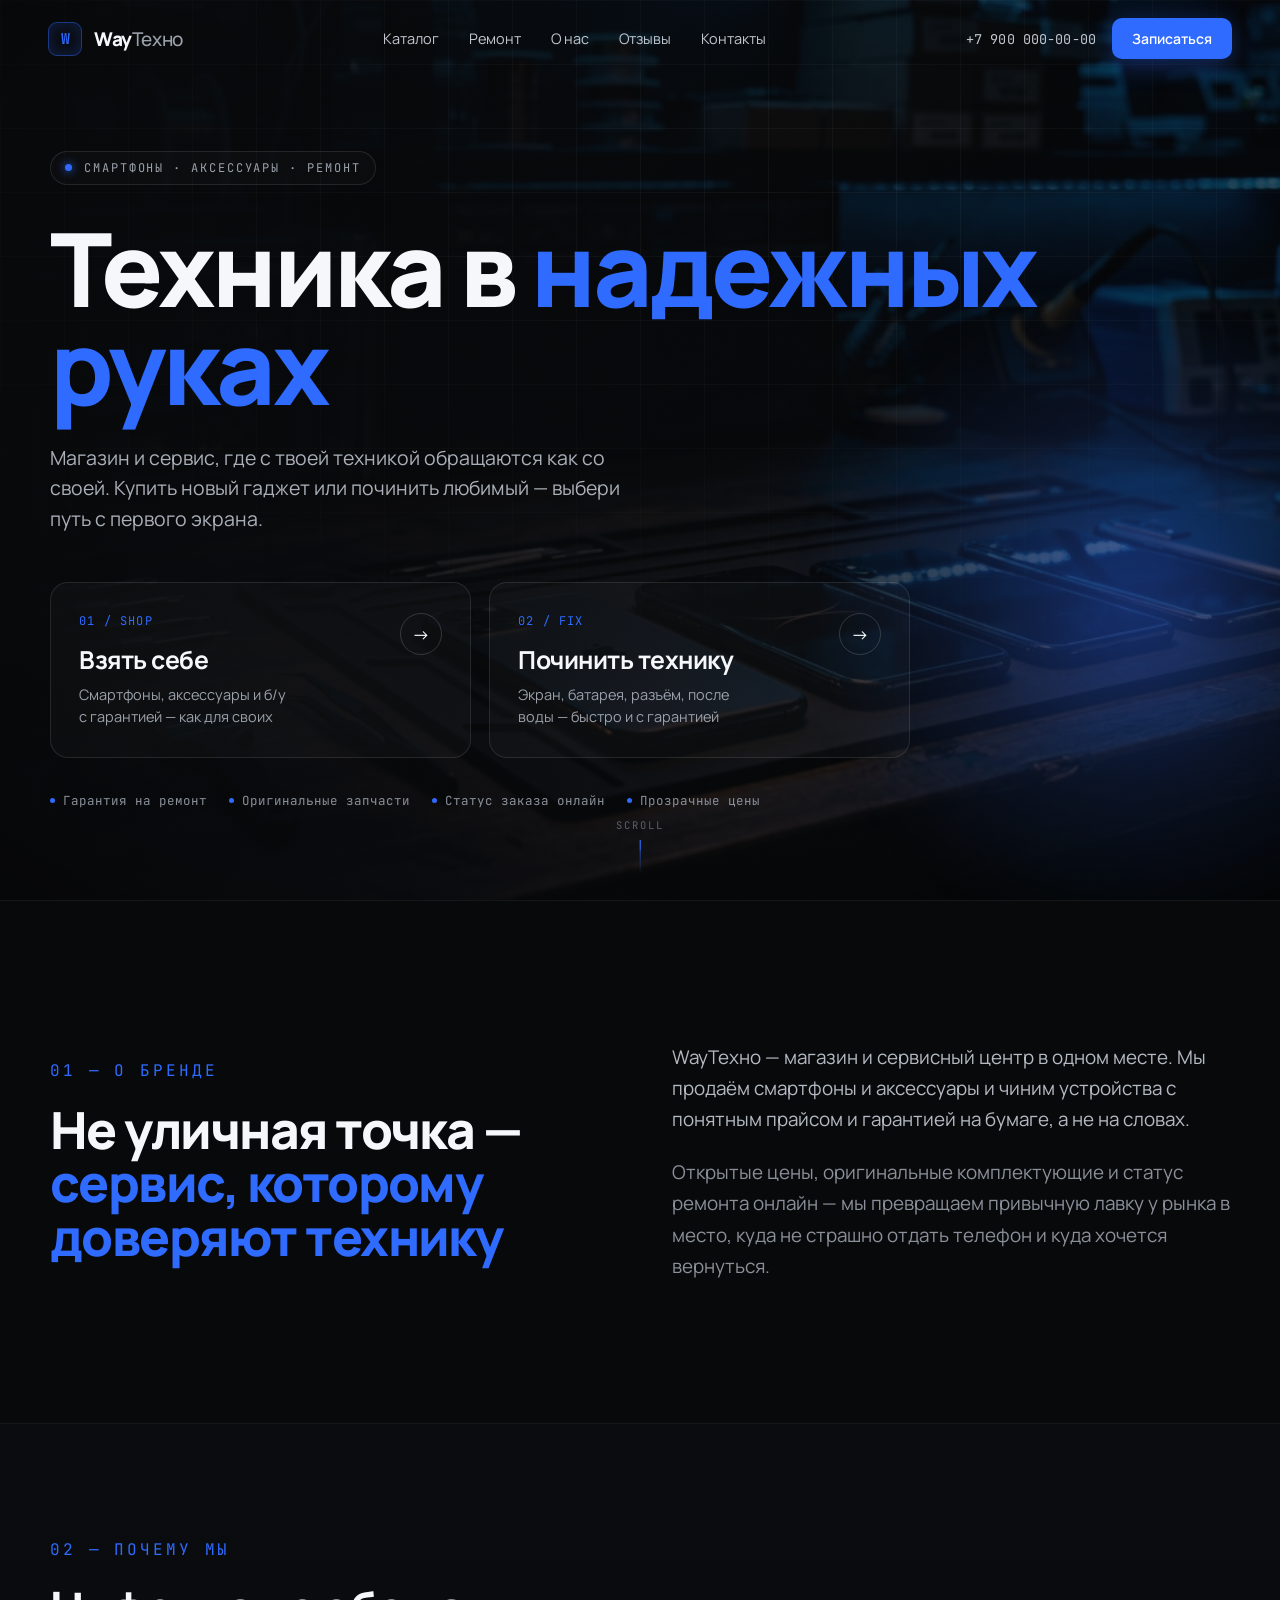
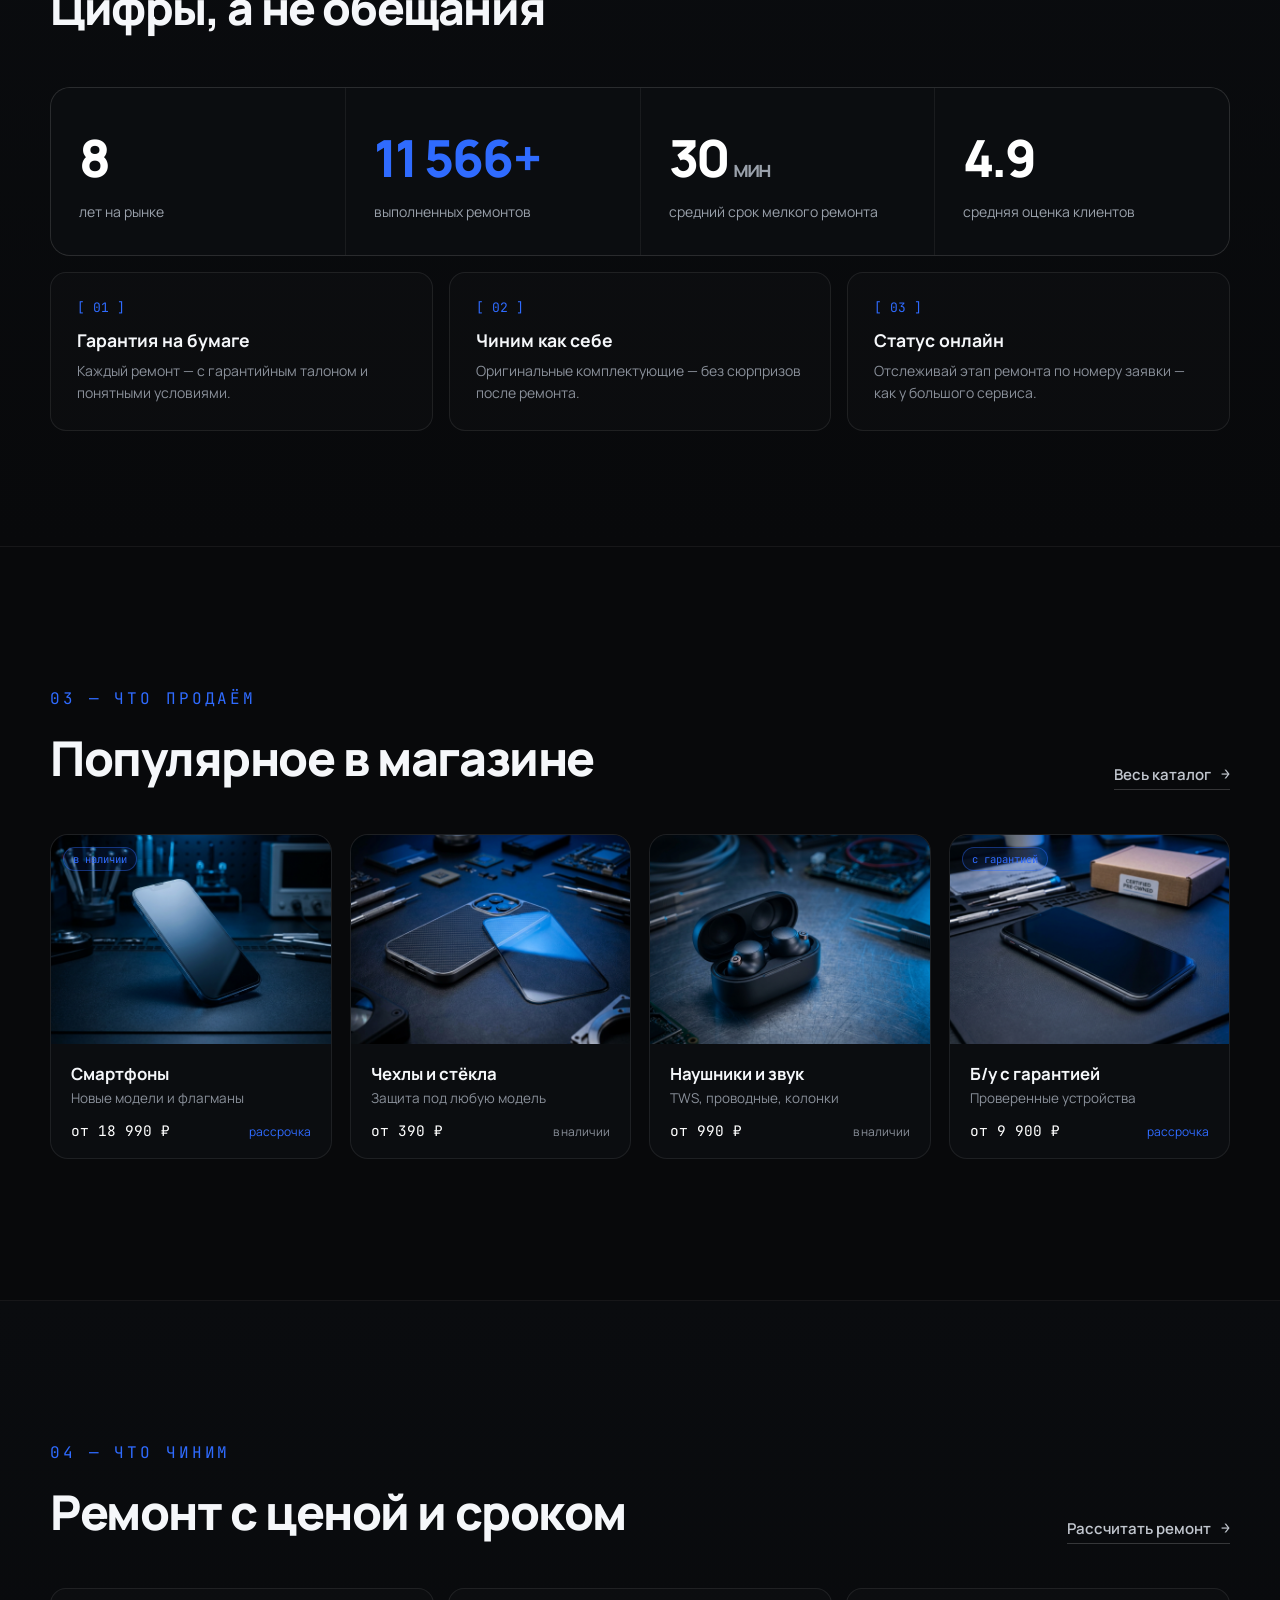
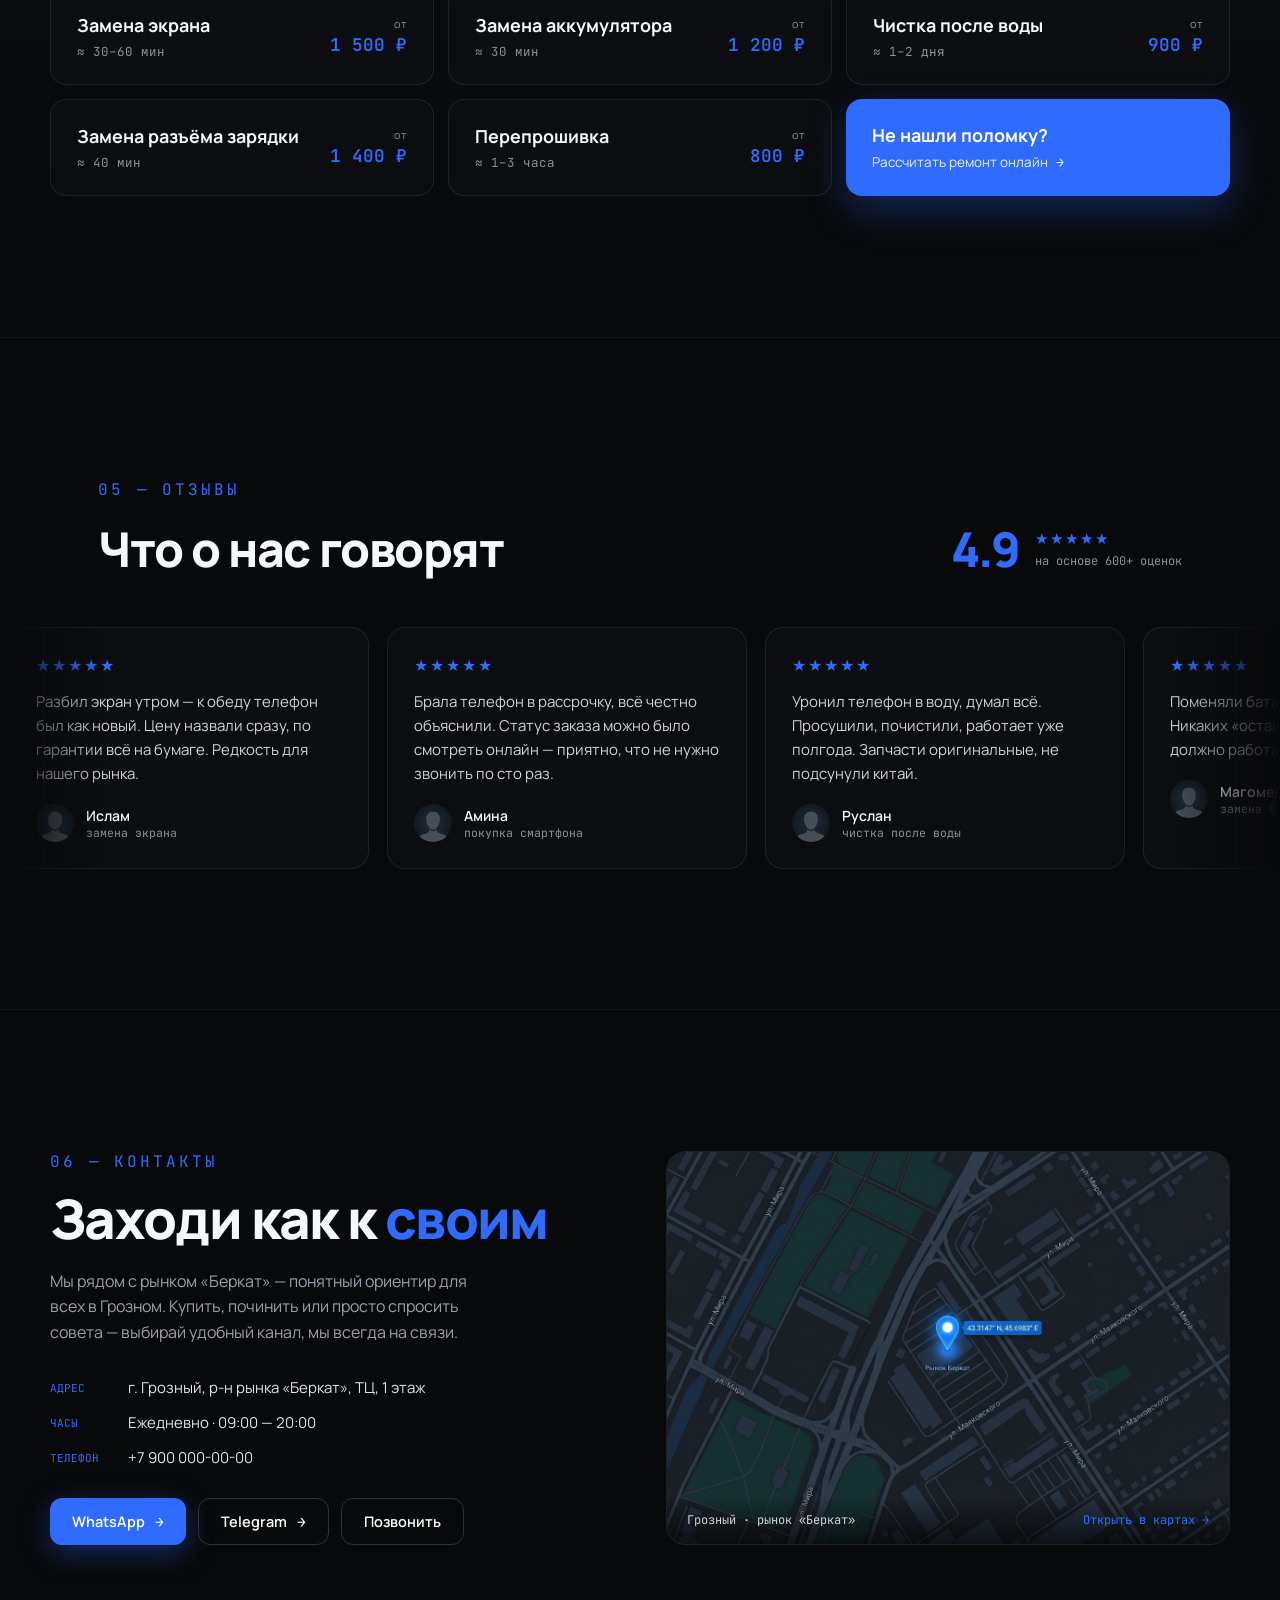
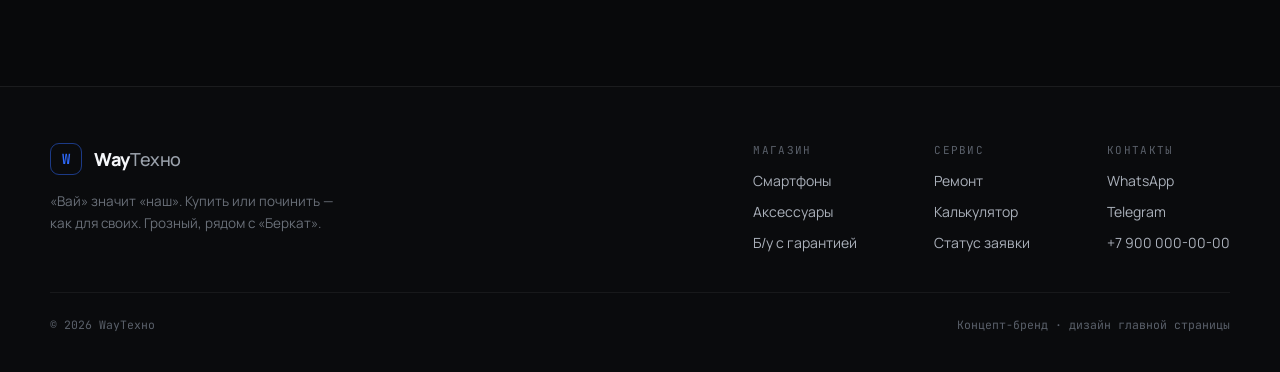
<file: index.html>
<!DOCTYPE html>
<html lang="ru">
<head>
<meta charset="utf-8">
<meta name="viewport" content="width=device-width, initial-scale=1">
<title>WayТехно — Смартфоны, аксессуары и ремонт · Грозный</title>
<meta name="description" content="WayТехно — магазин и сервисный центр в Грозном рядом с рынком «Беркат». Купить смартфон, аксессуары, б/у с гарантией или починить технику — понятные цены и гарантия на бумаге.">
<link rel="preconnect" href="https://fonts.googleapis.com">
<link rel="preconnect" href="https://fonts.gstatic.com" crossorigin>
<link href="https://fonts.googleapis.com/css2?family=Manrope:wght@300;400;500;600;700;800&family=JetBrains+Mono:wght@400;500;600&display=swap" rel="stylesheet">
<link rel="stylesheet" href="assets/css/styles.css">
</head>
<body>
<div style="position:relative;background:#08090b;min-height:100vh">

  <div id="wt-progress" style="position:fixed;top:0;left:0;height:2px;width:0%;background:linear-gradient(90deg,#2f6bff,#7aa6ff);z-index:200;box-shadow:0 0 12px rgba(47,107,255,.8)"></div>

  <!-- NAV -->
  <nav id="wt-nav" style="position:fixed;top:0;left:0;right:0;z-index:100;display:flex;align-items:center;justify-content:space-between;gap:24px;padding:18px clamp(20px,4vw,48px);transition:background .4s ease,border-color .4s ease,backdrop-filter .4s;border-bottom:1px solid rgba(255,255,255,0)">
    <a href="#top" style="display:flex;align-items:center;gap:12px">
      <span style="display:inline-flex;align-items:center;justify-content:center;width:34px;height:34px;border:1px solid rgba(47,107,255,.5);border-radius:9px;font-family:'JetBrains Mono',monospace;font-weight:600;color:#2f6bff;font-size:15px;box-shadow:inset 0 0 18px rgba(47,107,255,.25)">W</span>
      <span style="font-weight:800;font-size:19px;letter-spacing:-.02em">Way<span style="color:#9aa1ab;font-weight:500">Техно</span></span>
    </a>
    <div style="display:flex;align-items:center;gap:30px;font-size:14.5px;color:#c2c7cf" class="wt-navlinks">
      <a href="#catalog">Каталог</a>
      <a href="#repair">Ремонт</a>
      <a href="#about">О нас</a>
      <a href="#reviews">Отзывы</a>
      <a href="#contacts">Контакты</a>
    </div>
    <div style="display:flex;align-items:center;gap:16px">
      <a href="tel:+79000000000" class="wt-phone" style="font-family:'JetBrains Mono',monospace;font-size:13.5px;color:#c2c7cf;letter-spacing:.01em">+7 900 000-00-00</a>
      <a href="#contacts" class="wt-cta-btn" style="display:inline-flex;align-items:center;gap:8px;padding:11px 20px;background:#2f6bff;color:#fff;border-radius:10px;font-weight:600;font-size:14px;transition:transform .2s,box-shadow .3s;box-shadow:0 6px 24px rgba(47,107,255,.35)">Записаться</a>
    </div>
  </nav>

  <!-- HERO -->
  <header id="top" style="position:relative;min-height:100vh;display:flex;align-items:center;overflow:hidden;padding:140px clamp(20px,4vw,48px) 80px">
    <!-- bg image -->
    <div id="wt-heroimg" style="position:absolute;inset:-6% -6% -6% -6%;background-image:url('assets/images/Hero.jpg');background-size:cover;background-position:center;opacity:.55"></div>
    <div style="position:absolute;inset:0;background:linear-gradient(90deg,#08090b 0%,rgba(8,9,11,.82) 38%,rgba(8,9,11,.35) 100%)"></div>
    <!-- grid -->
    <div style="position:absolute;inset:0;background-image:linear-gradient(rgba(255,255,255,.045) 1px,transparent 1px),linear-gradient(90deg,rgba(255,255,255,.045) 1px,transparent 1px);background-size:64px 64px;animation:wt-grid 14s linear infinite;-webkit-mask-image:radial-gradient(120% 80% at 60% 20%,#000 0%,transparent 75%);mask-image:radial-gradient(120% 80% at 60% 20%,#000 0%,transparent 75%)"></div>
    <!-- accent glow -->
    <div id="wt-heroglow" style="position:absolute;top:30%;left:62%;width:680px;height:680px;border-radius:50%;background:radial-gradient(circle,rgba(47,107,255,.42) 0%,rgba(47,107,255,.12) 38%,transparent 68%);filter:blur(20px);animation:wt-glow 9s ease-in-out infinite;pointer-events:none"></div>
    <!-- cursor light -->
    <div id="wt-cursor" style="position:absolute;width:420px;height:420px;border-radius:50%;background:radial-gradient(circle,rgba(47,107,255,.22),transparent 65%);transform:translate(-50%,-50%);left:50%;top:50%;opacity:0;transition:opacity .5s;pointer-events:none"></div>
    <!-- vignette -->
    <div style="position:absolute;inset:0;background:radial-gradient(130% 120% at 50% 40%,transparent 40%,rgba(0,0,0,.55) 100%);pointer-events:none"></div>

    <div style="position:relative;z-index:2;max-width:1180px;margin:0 auto;width:100%">
      <div data-reveal style="opacity:0;transform:translateY(22px);transition:opacity .9s cubic-bezier(.16,1,.3,1),transform .9s cubic-bezier(.16,1,.3,1);display:inline-flex;align-items:center;gap:12px;padding:8px 14px;border:1px solid rgba(255,255,255,.1);border-radius:100px;background:rgba(255,255,255,.02);font-family:'JetBrains Mono',monospace;font-size:12px;letter-spacing:.16em;color:#9aa1ab;margin-bottom:34px">
        <span style="width:7px;height:7px;border-radius:50%;background:#2f6bff;box-shadow:0 0 10px #2f6bff;animation:wt-dot 2s infinite"></span>СМАРТФОНЫ · АКСЕССУАРЫ · РЕМОНТ
      </div>

      <h1 data-reveal data-delay="80" style="opacity:0;transform:translateY(26px);transition:opacity 1s cubic-bezier(.16,1,.3,1),transform 1s cubic-bezier(.16,1,.3,1);margin:0;font-weight:800;font-size:clamp(2.7rem,8vw,6.4rem);line-height:.96;letter-spacing:-.035em;max-width:15ch">
Техника в <span style="position:relative;color:#2f6bff">надежных руках<span style="position:absolute;left:0;right:0;bottom:.06em;height:.09em;background:#2f6bff;border-radius:2px;box-shadow:0 0 18px rgba(47,107,255,.7)"></span></span>
      </h1>

      <p data-reveal data-delay="160" style="opacity:0;transform:translateY(22px);transition:opacity 1s cubic-bezier(.16,1,.3,1),transform 1s cubic-bezier(.16,1,.3,1);margin:28px 0 0;max-width:50ch;font-size:clamp(1rem,1.6vw,1.22rem);line-height:1.55;color:#aab0ba;font-weight:400">
        Магазин и сервис, где с твоей техникой обращаются как со своей. Купить новый гаджет или починить любимый — выбери путь с первого экрана.
      </p>

      <!-- THE FORK -->
      <div data-reveal data-delay="240" style="opacity:0;transform:translateY(26px);transition:opacity 1s cubic-bezier(.16,1,.3,1),transform 1s cubic-bezier(.16,1,.3,1);display:grid;grid-template-columns:repeat(auto-fit,minmax(280px,1fr));gap:18px;margin-top:48px;max-width:860px">
        <a href="#catalog" data-magnetic class="wt-fork" style="position:relative;overflow:hidden;display:block;padding:30px 28px;border:1px solid rgba(255,255,255,.1);border-radius:18px;background:rgba(255,255,255,.025);transition:transform .35s cubic-bezier(.16,1,.3,1),border-color .35s,background .35s,box-shadow .35s">
          <div class="wt-fork-sweep" style="position:absolute;inset:0;background:radial-gradient(120% 120% at 90% 0%,rgba(47,107,255,.22),transparent 55%);opacity:0;transition:opacity .35s"></div>
          <div style="position:relative;display:flex;align-items:flex-start;justify-content:space-between;gap:16px">
            <div>
              <div style="font-family:'JetBrains Mono',monospace;font-size:12px;color:#2f6bff;letter-spacing:.1em;margin-bottom:14px">01 / SHOP</div>
              <div style="font-weight:700;font-size:1.55rem;letter-spacing:-.02em;margin-bottom:8px">Взять себе</div>
              <div style="color:#9aa1ab;font-size:14.5px;line-height:1.5;max-width:24ch">Смартфоны, аксессуары и б/у с гарантией — как для своих</div>
            </div>
            <span class="wt-fork-arrow" style="display:inline-flex;align-items:center;justify-content:center;width:42px;height:42px;border-radius:50%;border:1px solid rgba(255,255,255,.16);font-size:18px;color:#fff;flex-shrink:0;transition:transform .35s,background .35s,border-color .35s">→</span>
          </div>
        </a>

        <a href="#repair" data-magnetic class="wt-fork" style="position:relative;overflow:hidden;display:block;padding:30px 28px;border:1px solid rgba(255,255,255,.1);border-radius:18px;background:rgba(255,255,255,.025);transition:transform .35s cubic-bezier(.16,1,.3,1),border-color .35s,background .35s,box-shadow .35s">
          <div class="wt-fork-sweep" style="position:absolute;inset:0;background:radial-gradient(120% 120% at 90% 0%,rgba(47,107,255,.22),transparent 55%);opacity:0;transition:opacity .35s"></div>
          <div style="position:relative;display:flex;align-items:flex-start;justify-content:space-between;gap:16px">
            <div>
              <div style="font-family:'JetBrains Mono',monospace;font-size:12px;color:#2f6bff;letter-spacing:.1em;margin-bottom:14px">02 / FIX</div>
              <div style="font-weight:700;font-size:1.55rem;letter-spacing:-.02em;margin-bottom:8px">Починить технику</div>
              <div style="color:#9aa1ab;font-size:14.5px;line-height:1.5;max-width:24ch">Экран, батарея, разъём, после воды — быстро и с гарантией</div>
            </div>
            <span class="wt-fork-arrow" style="display:inline-flex;align-items:center;justify-content:center;width:42px;height:42px;border-radius:50%;border:1px solid rgba(255,255,255,.16);font-size:18px;color:#fff;flex-shrink:0;transition:transform .35s,background .35s,border-color .35s">→</span>
          </div>
        </a>
      </div>

      <div data-reveal data-delay="340" style="opacity:0;transform:translateY(18px);transition:opacity 1s cubic-bezier(.16,1,.3,1),transform 1s cubic-bezier(.16,1,.3,1);display:flex;flex-wrap:wrap;gap:10px 22px;margin-top:34px;font-family:'JetBrains Mono',monospace;font-size:12.5px;color:#8a909a">
        <span style="display:inline-flex;align-items:center;gap:8px"><span style="width:5px;height:5px;border-radius:50%;background:#2f6bff"></span>Гарантия на ремонт</span>
        <span style="display:inline-flex;align-items:center;gap:8px"><span style="width:5px;height:5px;border-radius:50%;background:#2f6bff"></span>Оригинальные запчасти</span>
        <span style="display:inline-flex;align-items:center;gap:8px"><span style="width:5px;height:5px;border-radius:50%;background:#2f6bff"></span>Статус заказа онлайн</span>
        <span style="display:inline-flex;align-items:center;gap:8px"><span style="width:5px;height:5px;border-radius:50%;background:#2f6bff"></span>Прозрачные цены</span>
      </div>
    </div>

    <div style="position:absolute;left:50%;bottom:26px;transform:translateX(-50%);display:flex;flex-direction:column;align-items:center;gap:8px;font-family:'JetBrains Mono',monospace;font-size:10.5px;letter-spacing:.2em;color:#5a606a">
      SCROLL
      <span style="width:1px;height:34px;background:linear-gradient(#2f6bff,transparent);position:relative;overflow:hidden"><span style="position:absolute;top:0;left:0;width:1px;height:10px;background:#2f6bff;animation:wt-scan 1.8s ease-in-out infinite"></span></span>
    </div>
  </header>

  <!-- ABOUT / BRAND -->
  <section id="about" style="position:relative;padding:clamp(80px,11vw,150px) clamp(20px,4vw,48px);border-top:1px solid rgba(255,255,255,.06)">
    <div style="max-width:1180px;margin:0 auto;display:grid;grid-template-columns:repeat(auto-fit,minmax(300px,1fr));gap:clamp(36px,5vw,80px);align-items:center">
      <div>
        <div data-reveal style="opacity:0;transform:translateY(20px);transition:opacity .9s cubic-bezier(.16,1,.3,1),transform .9s cubic-bezier(.16,1,.3,1);font-family:'JetBrains Mono',monospace;font-size:16px;letter-spacing:.18em;color:#2f6bff;margin-bottom:22px">01 — О БРЕНДЕ</div>
        <h2 data-reveal data-delay="60" style="opacity:0;transform:translateY(22px);transition:opacity .9s cubic-bezier(.16,1,.3,1),transform .9s cubic-bezier(.16,1,.3,1);margin:0;font-weight:800;font-size:clamp(1.9rem,4vw,3.2rem);line-height:1.05;letter-spacing:-.03em">
          Не уличная точка — <span style="color:#2f6bff">сервис, которому доверяют технику</span>
        </h2>
      </div>
      <div data-reveal data-delay="120" style="opacity:0;transform:translateY(22px);transition:opacity .9s cubic-bezier(.16,1,.3,1),transform .9s cubic-bezier(.16,1,.3,1)">
        <p style="margin:0 0 22px;font-size:clamp(1rem,1.5vw,1.18rem);line-height:1.65;color:#b4bac3;font-weight:400">
          WayТехно — магазин и сервисный центр в одном месте. Мы продаём смартфоны и аксессуары и чиним устройства с понятным прайсом и гарантией на бумаге, а не на словах.
        </p>
        <p style="margin:0;font-size:clamp(1rem,1.5vw,1.18rem);line-height:1.65;color:#8a909a;font-weight:400">
          Открытые цены, оригинальные комплектующие и статус ремонта онлайн — мы превращаем привычную лавку у рынка в место, куда не страшно отдать телефон и куда хочется вернуться.
        </p>
      </div>
    </div>
  </section>

  <!-- WHY US + NUMBERS -->
  <section style="position:relative;padding:clamp(70px,9vw,120px) clamp(20px,4vw,48px);background:linear-gradient(180deg,#0a0c0f,#08090b);border-top:1px solid rgba(255,255,255,.06)">
    <div style="max-width:1180px;margin:0 auto">
      <div data-reveal style="opacity:0;transform:translateY(20px);transition:opacity .9s cubic-bezier(.16,1,.3,1),transform .9s cubic-bezier(.16,1,.3,1);display:flex;align-items:flex-end;justify-content:space-between;flex-wrap:wrap;gap:16px;margin-bottom:48px">
        <div>
          <div style="font-family:'JetBrains Mono',monospace;font-size:16px;letter-spacing:.18em;color:#2f6bff;margin-bottom:16px">02 — ПОЧЕМУ МЫ</div>
          <h2 style="margin:0;font-weight:800;font-size:clamp(1.8rem,3.6vw,2.9rem);letter-spacing:-.03em">Цифры, а не обещания</h2>
        </div>
      </div>

      <div style="display:grid;grid-template-columns:repeat(auto-fit,minmax(190px,1fr));gap:1px;background:rgba(255,255,255,.07);border:1px solid rgba(255,255,255,.07);border-radius:20px;overflow:hidden">
        <div data-reveal style="opacity:0;transform:translateY(20px);transition:opacity .9s cubic-bezier(.16,1,.3,1),transform .9s cubic-bezier(.16,1,.3,1);padding:34px 28px;background:#0b0d10">
          <div style="display:flex;align-items:baseline;gap:4px;font-weight:800;font-size:clamp(2.4rem,4vw,3.4rem);letter-spacing:-.04em;color:#fff"><span data-count="8" data-dur="1400">0</span></div>
          <div style="margin-top:10px;color:#9aa1ab;font-size:14px;line-height:1.4">лет на рынке</div>
        </div>
        <div data-reveal data-delay="80" style="opacity:0;transform:translateY(20px);transition:opacity .9s cubic-bezier(.16,1,.3,1),transform .9s cubic-bezier(.16,1,.3,1);padding:34px 28px;background:#0b0d10">
          <div style="display:flex;align-items:baseline;gap:2px;font-weight:800;font-size:clamp(2.4rem,4vw,3.4rem);letter-spacing:-.04em;color:#2f6bff"><span data-count="12000" data-dur="1800">0</span><span>+</span></div>
          <div style="margin-top:10px;color:#9aa1ab;font-size:14px;line-height:1.4">выполненных ремонтов</div>
        </div>
        <div data-reveal data-delay="160" style="opacity:0;transform:translateY(20px);transition:opacity .9s cubic-bezier(.16,1,.3,1),transform .9s cubic-bezier(.16,1,.3,1);padding:34px 28px;background:#0b0d10">
          <div style="display:flex;align-items:baseline;gap:4px;font-weight:800;font-size:clamp(2.4rem,4vw,3.4rem);letter-spacing:-.04em;color:#fff"><span data-count="30" data-dur="1500">0</span><span style="font-size:1.4rem;font-weight:600;color:#9aa1ab">мин</span></div>
          <div style="margin-top:10px;color:#9aa1ab;font-size:14px;line-height:1.4">средний срок мелкого ремонта</div>
        </div>
        <div data-reveal data-delay="240" style="opacity:0;transform:translateY(20px);transition:opacity .9s cubic-bezier(.16,1,.3,1),transform .9s cubic-bezier(.16,1,.3,1);padding:34px 28px;background:#0b0d10">
          <div style="display:flex;align-items:baseline;gap:3px;font-weight:800;font-size:clamp(2.4rem,4vw,3.4rem);letter-spacing:-.04em;color:#fff"><span data-count="49" data-scale="10" data-dur="1500">0</span></div>
          <div style="margin-top:10px;color:#9aa1ab;font-size:14px;line-height:1.4">средняя оценка клиентов</div>
        </div>
      </div>

      <div style="display:grid;grid-template-columns:repeat(auto-fit,minmax(240px,1fr));gap:16px;margin-top:16px">
        <div data-reveal style="opacity:0;transform:translateY(20px);transition:opacity .9s cubic-bezier(.16,1,.3,1),transform .9s cubic-bezier(.16,1,.3,1);padding:26px;border:1px solid rgba(255,255,255,.08);border-radius:16px;background:rgba(255,255,255,.015)">
          <div style="font-family:'JetBrains Mono',monospace;color:#2f6bff;font-size:13px;margin-bottom:12px">[ 01 ]</div>
          <div style="font-weight:700;font-size:1.1rem;margin-bottom:8px">Гарантия на бумаге</div>
          <div style="color:#8a909a;font-size:14px;line-height:1.55">Каждый ремонт — с гарантийным талоном и понятными условиями.</div>
        </div>
        <div data-reveal data-delay="80" style="opacity:0;transform:translateY(20px);transition:opacity .9s cubic-bezier(.16,1,.3,1),transform .9s cubic-bezier(.16,1,.3,1);padding:26px;border:1px solid rgba(255,255,255,.08);border-radius:16px;background:rgba(255,255,255,.015)">
          <div style="font-family:'JetBrains Mono',monospace;color:#2f6bff;font-size:13px;margin-bottom:12px">[ 02 ]</div>
          <div style="font-weight:700;font-size:1.1rem;margin-bottom:8px">Чиним как себе</div>
          <div style="color:#8a909a;font-size:14px;line-height:1.55">Оригинальные комплектующие — без сюрпризов после ремонта.</div>
        </div>
        <div data-reveal data-delay="160" style="opacity:0;transform:translateY(20px);transition:opacity .9s cubic-bezier(.16,1,.3,1),transform .9s cubic-bezier(.16,1,.3,1);padding:26px;border:1px solid rgba(255,255,255,.08);border-radius:16px;background:rgba(255,255,255,.015)">
          <div style="font-family:'JetBrains Mono',monospace;color:#2f6bff;font-size:13px;margin-bottom:12px">[ 03 ]</div>
          <div style="font-weight:700;font-size:1.1rem;margin-bottom:8px">Статус онлайн</div>
          <div style="color:#8a909a;font-size:14px;line-height:1.55">Отслеживай этап ремонта по номеру заявки — как у большого сервиса.</div>
        </div>
      </div>
    </div>
  </section>

  <!-- CATALOG PREVIEW -->
  <section id="catalog" style="position:relative;padding:clamp(80px,11vw,150px) clamp(20px,4vw,48px);border-top:1px solid rgba(255,255,255,.06)">
    <div style="max-width:1180px;margin:0 auto">
      <div data-reveal style="opacity:0;transform:translateY(20px);transition:opacity .9s cubic-bezier(.16,1,.3,1),transform .9s cubic-bezier(.16,1,.3,1);display:flex;align-items:flex-end;justify-content:space-between;flex-wrap:wrap;gap:16px;margin-bottom:44px">
        <div>
          <div style="font-family:'JetBrains Mono',monospace;font-size:16px;letter-spacing:.18em;color:#2f6bff;margin-bottom:16px">03 — ЧТО ПРОДАЁМ</div>
          <h2 style="margin:0;font-weight:800;font-size:clamp(1.9rem,4vw,3rem);letter-spacing:-.03em">Популярное в магазине</h2>
        </div>
        <a href="#" class="wt-link" style="display:inline-flex;align-items:center;gap:10px;font-weight:600;font-size:15px;color:#c2c7cf;padding-bottom:4px;border-bottom:1px solid rgba(255,255,255,.18);transition:color .25s,border-color .25s">Весь каталог <span style="font-family:'JetBrains Mono',monospace">→</span></a>
      </div>

      <div style="display:grid;grid-template-columns:repeat(auto-fill,minmax(250px,1fr));gap:18px">

        <a href="#" data-reveal class="wt-card" style="opacity:0;transform:translateY(22px);transition:opacity .8s cubic-bezier(.16,1,.3,1),transform .35s cubic-bezier(.16,1,.3,1),border-color .3s,box-shadow .3s;display:block;border:1px solid rgba(255,255,255,.08);border-radius:18px;overflow:hidden;background:#0b0d10">
          <div style="position:relative;aspect-ratio:4/3;background:repeating-linear-gradient(135deg,rgba(255,255,255,.04) 0 11px,rgba(255,255,255,0) 11px 22px),#101318;display:flex;align-items:center;justify-content:center">
            <img src="assets/images/Phone_01.jpg" alt="Смартфоны" loading="lazy" style="position:absolute;inset:0;width:100%;height:100%;object-fit:cover"/>
            <span style="position:absolute;top:12px;left:12px;font-family:'JetBrains Mono',monospace;font-size:10.5px;color:#2f6bff;border:1px solid rgba(47,107,255,.4);padding:4px 9px;border-radius:100px;background:rgba(47,107,255,.08)">в наличии</span>
          </div>
          <div style="padding:18px 20px">
            <div style="font-weight:700;font-size:1.05rem;margin-bottom:4px">Смартфоны</div>
            <div style="color:#8a909a;font-size:13.5px;margin-bottom:14px">Новые модели и флагманы</div>
            <div style="display:flex;align-items:baseline;justify-content:space-between"><span style="font-family:'JetBrains Mono',monospace;color:#fff;font-size:14.5px">от 18 990 ₽</span><span style="font-size:12px;color:#2f6bff">рассрочка</span></div>
          </div>
        </a>

        <a href="#" data-reveal data-delay="80" class="wt-card" style="opacity:0;transform:translateY(22px);transition:opacity .8s cubic-bezier(.16,1,.3,1),transform .35s cubic-bezier(.16,1,.3,1),border-color .3s,box-shadow .3s;display:block;border:1px solid rgba(255,255,255,.08);border-radius:18px;overflow:hidden;background:#0b0d10">
          <div style="position:relative;aspect-ratio:4/3;background:repeating-linear-gradient(135deg,rgba(255,255,255,.04) 0 11px,rgba(255,255,255,0) 11px 22px),#101318;display:flex;align-items:center;justify-content:center">
            <img src="assets/images/Phone_02.jpg" alt="Чехлы и стёкла" loading="lazy" style="position:absolute;inset:0;width:100%;height:100%;object-fit:cover"/>
          </div>
          <div style="padding:18px 20px">
            <div style="font-weight:700;font-size:1.05rem;margin-bottom:4px">Чехлы и стёкла</div>
            <div style="color:#8a909a;font-size:13.5px;margin-bottom:14px">Защита под любую модель</div>
            <div style="display:flex;align-items:baseline;justify-content:space-between"><span style="font-family:'JetBrains Mono',monospace;color:#fff;font-size:14.5px">от 390 ₽</span><span style="font-size:12px;color:#8a909a">в наличии</span></div>
          </div>
        </a>

        <a href="#" data-reveal data-delay="160" class="wt-card" style="opacity:0;transform:translateY(22px);transition:opacity .8s cubic-bezier(.16,1,.3,1),transform .35s cubic-bezier(.16,1,.3,1),border-color .3s,box-shadow .3s;display:block;border:1px solid rgba(255,255,255,.08);border-radius:18px;overflow:hidden;background:#0b0d10">
          <div style="position:relative;aspect-ratio:4/3;background:repeating-linear-gradient(135deg,rgba(255,255,255,.04) 0 11px,rgba(255,255,255,0) 11px 22px),#101318;display:flex;align-items:center;justify-content:center">
            <img src="assets/images/Headphones.jpg" alt="Наушники и звук" loading="lazy" style="position:absolute;inset:0;width:100%;height:100%;object-fit:cover"/>
          </div>
          <div style="padding:18px 20px">
            <div style="font-weight:700;font-size:1.05rem;margin-bottom:4px">Наушники и звук</div>
            <div style="color:#8a909a;font-size:13.5px;margin-bottom:14px">TWS, проводные, колонки</div>
            <div style="display:flex;align-items:baseline;justify-content:space-between"><span style="font-family:'JetBrains Mono',monospace;color:#fff;font-size:14.5px">от 990 ₽</span><span style="font-size:12px;color:#8a909a">в наличии</span></div>
          </div>
        </a>

        <a href="#" data-reveal data-delay="240" class="wt-card" style="opacity:0;transform:translateY(22px);transition:opacity .8s cubic-bezier(.16,1,.3,1),transform .35s cubic-bezier(.16,1,.3,1),border-color .3s,box-shadow .3s;display:block;border:1px solid rgba(255,255,255,.08);border-radius:18px;overflow:hidden;background:#0b0d10">
          <div style="position:relative;aspect-ratio:4/3;background:repeating-linear-gradient(135deg,rgba(255,255,255,.04) 0 11px,rgba(255,255,255,0) 11px 22px),#101318;display:flex;align-items:center;justify-content:center">
            <img src="assets/images/Phone_BU.jpg" alt="Б/у с гарантией" loading="lazy" style="position:absolute;inset:0;width:100%;height:100%;object-fit:cover"/>
            <span style="position:absolute;top:12px;left:12px;font-family:'JetBrains Mono',monospace;font-size:10.5px;color:#2f6bff;border:1px solid rgba(47,107,255,.4);padding:4px 9px;border-radius:100px;background:rgba(47,107,255,.08)">с гарантией</span>
          </div>
          <div style="padding:18px 20px">
            <div style="font-weight:700;font-size:1.05rem;margin-bottom:4px">Б/у с гарантией</div>
            <div style="color:#8a909a;font-size:13.5px;margin-bottom:14px">Проверенные устройства</div>
            <div style="display:flex;align-items:baseline;justify-content:space-between"><span style="font-family:'JetBrains Mono',monospace;color:#fff;font-size:14.5px">от 9 900 ₽</span><span style="font-size:12px;color:#2f6bff">рассрочка</span></div>
          </div>
        </a>

      </div>
    </div>
  </section>

  <!-- REPAIR PREVIEW -->
  <section id="repair" style="position:relative;padding:clamp(80px,11vw,150px) clamp(20px,4vw,48px);background:linear-gradient(180deg,#0a0c0f,#08090b);border-top:1px solid rgba(255,255,255,.06)">
    <div style="max-width:1180px;margin:0 auto">
      <div data-reveal style="opacity:0;transform:translateY(20px);transition:opacity .9s cubic-bezier(.16,1,.3,1),transform .9s cubic-bezier(.16,1,.3,1);display:flex;align-items:flex-end;justify-content:space-between;flex-wrap:wrap;gap:16px;margin-bottom:44px">
        <div>
          <div style="font-family:'JetBrains Mono',monospace;font-size:16px;letter-spacing:.18em;color:#2f6bff;margin-bottom:16px">04 — ЧТО ЧИНИМ</div>
          <h2 style="margin:0;font-weight:800;font-size:clamp(1.9rem,4vw,3rem);letter-spacing:-.03em">Ремонт с ценой и сроком</h2>
        </div>
        <a href="#" class="wt-link" style="display:inline-flex;align-items:center;gap:10px;font-weight:600;font-size:15px;color:#c2c7cf;padding-bottom:4px;border-bottom:1px solid rgba(255,255,255,.18);transition:color .25s,border-color .25s">Рассчитать ремонт <span style="font-family:'JetBrains Mono',monospace">→</span></a>
      </div>

      <div style="display:grid;grid-template-columns:repeat(auto-fit,minmax(300px,1fr));gap:14px">
        <div data-reveal class="wt-serv" style="opacity:0;transform:translateY(20px);transition:opacity .8s cubic-bezier(.16,1,.3,1),transform .3s,border-color .3s,background .3s;display:flex;align-items:center;justify-content:space-between;gap:20px;padding:24px 26px;border:1px solid rgba(255,255,255,.08);border-radius:16px;background:rgba(255,255,255,.015)">
          <div><div style="font-weight:700;font-size:1.12rem;margin-bottom:6px">Замена экрана</div><div style="font-family:'JetBrains Mono',monospace;font-size:12.5px;color:#8a909a">≈ 30–60 мин</div></div>
          <div style="text-align:right;flex-shrink:0"><div style="font-size:11px;color:#8a909a;margin-bottom:2px">от</div><div style="font-family:'JetBrains Mono',monospace;font-weight:600;font-size:1.1rem;color:#2f6bff">1 500 ₽</div></div>
        </div>
        <div data-reveal data-delay="60" class="wt-serv" style="opacity:0;transform:translateY(20px);transition:opacity .8s cubic-bezier(.16,1,.3,1),transform .3s,border-color .3s,background .3s;display:flex;align-items:center;justify-content:space-between;gap:20px;padding:24px 26px;border:1px solid rgba(255,255,255,.08);border-radius:16px;background:rgba(255,255,255,.015)">
          <div><div style="font-weight:700;font-size:1.12rem;margin-bottom:6px">Замена аккумулятора</div><div style="font-family:'JetBrains Mono',monospace;font-size:12.5px;color:#8a909a">≈ 30 мин</div></div>
          <div style="text-align:right;flex-shrink:0"><div style="font-size:11px;color:#8a909a;margin-bottom:2px">от</div><div style="font-family:'JetBrains Mono',monospace;font-weight:600;font-size:1.1rem;color:#2f6bff">1 200 ₽</div></div>
        </div>
        <div data-reveal data-delay="120" class="wt-serv" style="opacity:0;transform:translateY(20px);transition:opacity .8s cubic-bezier(.16,1,.3,1),transform .3s,border-color .3s,background .3s;display:flex;align-items:center;justify-content:space-between;gap:20px;padding:24px 26px;border:1px solid rgba(255,255,255,.08);border-radius:16px;background:rgba(255,255,255,.015)">
          <div><div style="font-weight:700;font-size:1.12rem;margin-bottom:6px">Чистка после воды</div><div style="font-family:'JetBrains Mono',monospace;font-size:12.5px;color:#8a909a">≈ 1–2 дня</div></div>
          <div style="text-align:right;flex-shrink:0"><div style="font-size:11px;color:#8a909a;margin-bottom:2px">от</div><div style="font-family:'JetBrains Mono',monospace;font-weight:600;font-size:1.1rem;color:#2f6bff">900 ₽</div></div>
        </div>
        <div data-reveal data-delay="180" class="wt-serv" style="opacity:0;transform:translateY(20px);transition:opacity .8s cubic-bezier(.16,1,.3,1),transform .3s,border-color .3s,background .3s;display:flex;align-items:center;justify-content:space-between;gap:20px;padding:24px 26px;border:1px solid rgba(255,255,255,.08);border-radius:16px;background:rgba(255,255,255,.015)">
          <div><div style="font-weight:700;font-size:1.12rem;margin-bottom:6px">Замена разъёма зарядки</div><div style="font-family:'JetBrains Mono',monospace;font-size:12.5px;color:#8a909a">≈ 40 мин</div></div>
          <div style="text-align:right;flex-shrink:0"><div style="font-size:11px;color:#8a909a;margin-bottom:2px">от</div><div style="font-family:'JetBrains Mono',monospace;font-weight:600;font-size:1.1rem;color:#2f6bff">1 400 ₽</div></div>
        </div>
        <div data-reveal data-delay="240" class="wt-serv" style="opacity:0;transform:translateY(20px);transition:opacity .8s cubic-bezier(.16,1,.3,1),transform .3s,border-color .3s,background .3s;display:flex;align-items:center;justify-content:space-between;gap:20px;padding:24px 26px;border:1px solid rgba(255,255,255,.08);border-radius:16px;background:rgba(255,255,255,.015)">
          <div><div style="font-weight:700;font-size:1.12rem;margin-bottom:6px">Перепрошивка</div><div style="font-family:'JetBrains Mono',monospace;font-size:12.5px;color:#8a909a">≈ 1–3 часа</div></div>
          <div style="text-align:right;flex-shrink:0"><div style="font-size:11px;color:#8a909a;margin-bottom:2px">от</div><div style="font-family:'JetBrains Mono',monospace;font-weight:600;font-size:1.1rem;color:#2f6bff">800 ₽</div></div>
        </div>
        <a href="#repair" data-reveal data-delay="300" class="wt-serv-cta" style="opacity:0;transform:translateY(20px);transition:opacity .8s cubic-bezier(.16,1,.3,1),transform .3s,box-shadow .3s;display:flex;flex-direction:column;justify-content:center;gap:6px;padding:24px 26px;border-radius:16px;background:#2f6bff;color:#fff;box-shadow:0 14px 40px rgba(47,107,255,.3)">
          <div style="font-weight:700;font-size:1.12rem">Не нашли поломку?</div>
          <div style="font-size:13.5px;opacity:.9;display:flex;align-items:center;gap:8px">Рассчитать ремонт онлайн <span style="font-family:'JetBrains Mono',monospace">→</span></div>
        </a>
      </div>
    </div>
  </section>

  <!-- REVIEWS -->
  <section id="reviews" style="position:relative;padding:clamp(80px,11vw,150px) 0;border-top:1px solid rgba(255,255,255,.06);overflow:hidden">
    <div style="max-width:1180px;margin:0 auto;padding:0 clamp(20px,4vw,48px)">
      <div data-reveal style="opacity:0;transform:translateY(20px);transition:opacity .9s cubic-bezier(.16,1,.3,1),transform .9s cubic-bezier(.16,1,.3,1);display:flex;align-items:flex-end;justify-content:space-between;flex-wrap:wrap;gap:20px;margin-bottom:46px">
        <div>
          <div style="font-family:'JetBrains Mono',monospace;font-size:16px;letter-spacing:.18em;color:#2f6bff;margin-bottom:16px">05 — ОТЗЫВЫ</div>
          <h2 style="margin:0;font-weight:800;font-size:clamp(1.9rem,4vw,3rem);letter-spacing:-.03em">Что о нас говорят</h2>
        </div>
        <div style="display:flex;align-items:center;gap:16px">
          <div style="font-weight:800;font-size:3rem;letter-spacing:-.04em;color:#2f6bff">4.9</div>
          <div><div style="color:#2f6bff;font-size:15px;letter-spacing:2px">★★★★★</div><div style="font-family:'JetBrains Mono',monospace;font-size:12px;color:#8a909a;margin-top:4px">на основе 600+ оценок</div></div>
        </div>
      </div>
    </div>

    <div id="wt-marquee-wrap" style="position:relative;width:100%;-webkit-mask-image:linear-gradient(90deg,transparent,#000 8%,#000 92%,transparent);mask-image:linear-gradient(90deg,transparent,#000 8%,#000 92%,transparent)">
      <div id="wt-marquee" style="display:flex;gap:18px;width:max-content;animation:wt-marquee 42s linear infinite;padding:0 9px">
        <div class="wt-rev" style="width:360px;flex-shrink:0;padding:26px;border:1px solid rgba(255,255,255,.08);border-radius:18px;background:#0b0d10">
          <div style="color:#2f6bff;letter-spacing:2px;margin-bottom:14px">★★★★★</div>
          <p style="margin:0 0 18px;font-size:15px;line-height:1.6;color:#cfd3da">Разбил экран утром — к обеду телефон был как новый. Цену назвали сразу, по гарантии всё на бумаге. Редкость для нашего рынка.</p>
          <div style="display:flex;align-items:center;gap:12px"><img src="assets/images/Avatar.jpg" alt="" loading="lazy" style="width:38px;height:38px;border-radius:50%;object-fit:cover;flex-shrink:0"/><div><div style="font-weight:600;font-size:14px">Ислам</div><div style="font-family:'JetBrains Mono',monospace;font-size:11.5px;color:#8a909a">замена экрана</div></div></div>
        </div>
        <div class="wt-rev" style="width:360px;flex-shrink:0;padding:26px;border:1px solid rgba(255,255,255,.08);border-radius:18px;background:#0b0d10">
          <div style="color:#2f6bff;letter-spacing:2px;margin-bottom:14px">★★★★★</div>
          <p style="margin:0 0 18px;font-size:15px;line-height:1.6;color:#cfd3da">Брала телефон в рассрочку, всё честно объяснили. Статус заказа можно было смотреть онлайн — приятно, что не нужно звонить по сто раз.</p>
          <div style="display:flex;align-items:center;gap:12px"><img src="assets/images/Avatar.jpg" alt="" loading="lazy" style="width:38px;height:38px;border-radius:50%;object-fit:cover;flex-shrink:0"/><div><div style="font-weight:600;font-size:14px">Амина</div><div style="font-family:'JetBrains Mono',monospace;font-size:11.5px;color:#8a909a">покупка смартфона</div></div></div>
        </div>
        <div class="wt-rev" style="width:360px;flex-shrink:0;padding:26px;border:1px solid rgba(255,255,255,.08);border-radius:18px;background:#0b0d10">
          <div style="color:#2f6bff;letter-spacing:2px;margin-bottom:14px">★★★★★</div>
          <p style="margin:0 0 18px;font-size:15px;line-height:1.6;color:#cfd3da">Уронил телефон в воду, думал всё. Просушили, почистили, работает уже полгода. Запчасти оригинальные, не подсунули китай.</p>
          <div style="display:flex;align-items:center;gap:12px"><img src="assets/images/Avatar.jpg" alt="" loading="lazy" style="width:38px;height:38px;border-radius:50%;object-fit:cover;flex-shrink:0"/><div><div style="font-weight:600;font-size:14px">Руслан</div><div style="font-family:'JetBrains Mono',monospace;font-size:11.5px;color:#8a909a">чистка после воды</div></div></div>
        </div>
        <div class="wt-rev" style="width:360px;flex-shrink:0;padding:26px;border:1px solid rgba(255,255,255,.08);border-radius:18px;background:#0b0d10">
          <div style="color:#2f6bff;letter-spacing:2px;margin-bottom:14px">★★★★★</div>
          <p style="margin:0 0 18px;font-size:15px;line-height:1.6;color:#cfd3da">Поменяли батарею за 20 минут при мне. Никаких «оставьте на неделю». Так и должно работать, рекомендую.</p>
          <div style="display:flex;align-items:center;gap:12px"><img src="assets/images/Avatar.jpg" alt="" loading="lazy" style="width:38px;height:38px;border-radius:50%;object-fit:cover;flex-shrink:0"/><div><div style="font-weight:600;font-size:14px">Магомед</div><div style="font-family:'JetBrains Mono',monospace;font-size:11.5px;color:#8a909a">замена батареи</div></div></div>
        </div>
        <!-- duplicate set for a seamless -50% marquee loop -->
        <div class="wt-rev" style="width:360px;flex-shrink:0;padding:26px;border:1px solid rgba(255,255,255,.08);border-radius:18px;background:#0b0d10" aria-hidden="true">
          <div style="color:#2f6bff;letter-spacing:2px;margin-bottom:14px">★★★★★</div>
          <p style="margin:0 0 18px;font-size:15px;line-height:1.6;color:#cfd3da">Разбил экран утром — к обеду телефон был как новый. Цену назвали сразу, по гарантии всё на бумаге. Редкость для нашего рынка.</p>
          <div style="display:flex;align-items:center;gap:12px"><img src="assets/images/Avatar.jpg" alt="" loading="lazy" style="width:38px;height:38px;border-radius:50%;object-fit:cover;flex-shrink:0"/><div><div style="font-weight:600;font-size:14px">Ислам</div><div style="font-family:'JetBrains Mono',monospace;font-size:11.5px;color:#8a909a">замена экрана</div></div></div>
        </div>
        <div class="wt-rev" style="width:360px;flex-shrink:0;padding:26px;border:1px solid rgba(255,255,255,.08);border-radius:18px;background:#0b0d10" aria-hidden="true">
          <div style="color:#2f6bff;letter-spacing:2px;margin-bottom:14px">★★★★★</div>
          <p style="margin:0 0 18px;font-size:15px;line-height:1.6;color:#cfd3da">Брала телефон в рассрочку, всё честно объяснили. Статус заказа можно было смотреть онлайн — приятно, что не нужно звонить по сто раз.</p>
          <div style="display:flex;align-items:center;gap:12px"><img src="assets/images/Avatar.jpg" alt="" loading="lazy" style="width:38px;height:38px;border-radius:50%;object-fit:cover;flex-shrink:0"/><div><div style="font-weight:600;font-size:14px">Амина</div><div style="font-family:'JetBrains Mono',monospace;font-size:11.5px;color:#8a909a">покупка смартфона</div></div></div>
        </div>
        <div class="wt-rev" style="width:360px;flex-shrink:0;padding:26px;border:1px solid rgba(255,255,255,.08);border-radius:18px;background:#0b0d10" aria-hidden="true">
          <div style="color:#2f6bff;letter-spacing:2px;margin-bottom:14px">★★★★★</div>
          <p style="margin:0 0 18px;font-size:15px;line-height:1.6;color:#cfd3da">Уронил телефон в воду, думал всё. Просушили, почистили, работает уже полгода. Запчасти оригинальные, не подсунули китай.</p>
          <div style="display:flex;align-items:center;gap:12px"><img src="assets/images/Avatar.jpg" alt="" loading="lazy" style="width:38px;height:38px;border-radius:50%;object-fit:cover;flex-shrink:0"/><div><div style="font-weight:600;font-size:14px">Руслан</div><div style="font-family:'JetBrains Mono',monospace;font-size:11.5px;color:#8a909a">чистка после воды</div></div></div>
        </div>
        <div class="wt-rev" style="width:360px;flex-shrink:0;padding:26px;border:1px solid rgba(255,255,255,.08);border-radius:18px;background:#0b0d10" aria-hidden="true">
          <div style="color:#2f6bff;letter-spacing:2px;margin-bottom:14px">★★★★★</div>
          <p style="margin:0 0 18px;font-size:15px;line-height:1.6;color:#cfd3da">Поменяли батарею за 20 минут при мне. Никаких «оставьте на неделю». Так и должно работать, рекомендую.</p>
          <div style="display:flex;align-items:center;gap:12px"><img src="assets/images/Avatar.jpg" alt="" loading="lazy" style="width:38px;height:38px;border-radius:50%;object-fit:cover;flex-shrink:0"/><div><div style="font-weight:600;font-size:14px">Магомед</div><div style="font-family:'JetBrains Mono',monospace;font-size:11.5px;color:#8a909a">замена батареи</div></div></div>
        </div>
      </div>
    </div>
  </section>

  <!-- CONTACTS -->
  <section id="contacts" style="position:relative;padding:clamp(80px,11vw,150px) clamp(20px,4vw,48px);border-top:1px solid rgba(255,255,255,.06)">
    <div style="max-width:1180px;margin:0 auto">
      <div style="display:grid;grid-template-columns:repeat(auto-fit,minmax(300px,1fr));gap:clamp(28px,4vw,56px);align-items:stretch">
        <div data-reveal style="opacity:0;transform:translateY(22px);transition:opacity .9s cubic-bezier(.16,1,.3,1),transform .9s cubic-bezier(.16,1,.3,1)">
          <div style="font-family:'JetBrains Mono',monospace;font-size:16px;letter-spacing:.18em;color:#2f6bff;margin-bottom:18px">06 — КОНТАКТЫ</div>
          <h2 style="margin:0 0 22px;font-weight:800;font-size:clamp(2rem,4.4vw,3.4rem);line-height:1.04;letter-spacing:-.03em">Заходи как к <span style="color:#2f6bff">своим</span></h2>
          <p style="margin:0 0 32px;font-size:16px;line-height:1.6;color:#9aa1ab;max-width:42ch">Мы рядом с рынком «Беркат» — понятный ориентир для всех в Грозном. Купить, починить или просто спросить совета — выбирай удобный канал, мы всегда на связи.</p>

          <div style="display:flex;flex-direction:column;gap:14px;margin-bottom:30px">
            <div style="display:flex;align-items:center;gap:14px"><span style="font-family:'JetBrains Mono',monospace;font-size:11px;color:#2f6bff;width:64px">АДРЕС</span><span style="font-size:15px;color:#dfe2e7">г. Грозный, р-н рынка «Беркат», ТЦ, 1 этаж</span></div>
            <div style="display:flex;align-items:center;gap:14px"><span style="font-family:'JetBrains Mono',monospace;font-size:11px;color:#2f6bff;width:64px">ЧАСЫ</span><span style="font-size:15px;color:#dfe2e7">Ежедневно · 09:00 — 20:00</span></div>
            <div style="display:flex;align-items:center;gap:14px"><span style="font-family:'JetBrains Mono',monospace;font-size:11px;color:#2f6bff;width:64px">ТЕЛЕФОН</span><span style="font-size:15px;color:#dfe2e7">+7 900 000-00-00</span></div>
          </div>

          <div style="display:flex;flex-wrap:wrap;gap:12px">
            <a href="#" class="wt-msg wt-msg-primary" style="display:inline-flex;align-items:center;gap:10px;padding:13px 22px;border-radius:12px;background:#2f6bff;color:#fff;font-weight:600;font-size:14.5px;transition:transform .2s,box-shadow .3s;box-shadow:0 8px 28px rgba(47,107,255,.35)">WhatsApp <span style="font-family:'JetBrains Mono',monospace">→</span></a>
            <a href="#" class="wt-msg wt-msg-outline" style="display:inline-flex;align-items:center;gap:10px;padding:13px 22px;border-radius:12px;border:1px solid rgba(255,255,255,.16);color:#fff;font-weight:600;font-size:14.5px;transition:transform .2s,border-color .3s,background .3s">Telegram <span style="font-family:'JetBrains Mono',monospace">→</span></a>
            <a href="tel:+79000000000" class="wt-msg wt-msg-outline" style="display:inline-flex;align-items:center;gap:10px;padding:13px 22px;border-radius:12px;border:1px solid rgba(255,255,255,.16);color:#fff;font-weight:600;font-size:14.5px;transition:transform .2s,border-color .3s,background .3s">Позвонить</a>
          </div>
        </div>

        <div data-reveal data-delay="120" style="opacity:0;transform:translateY(22px);transition:opacity .9s cubic-bezier(.16,1,.3,1),transform .9s cubic-bezier(.16,1,.3,1);position:relative;min-height:360px;border:1px solid rgba(255,255,255,.08);border-radius:20px;overflow:hidden;background:#0c0e12">
          <a href="#" style="position:absolute;inset:0;display:block" aria-label="Открыть карту">
            <img src="assets/images/Map.jpg" alt="Карта · Грозный, рынок «Беркат»" loading="lazy" style="position:absolute;inset:0;width:100%;height:100%;object-fit:cover"/>
          </a>
          <div style="position:absolute;left:0;right:0;bottom:0;padding:16px 20px;display:flex;align-items:center;justify-content:space-between;background:linear-gradient(transparent,rgba(0,0,0,.65));font-family:'JetBrains Mono',monospace;font-size:12px;color:#cfd3da;pointer-events:none"><span>Грозный · рынок «Беркат»</span><span style="color:#2f6bff">Открыть в картах →</span></div>
        </div>
      </div>
    </div>
  </section>

  <!-- FOOTER -->
  <footer style="border-top:1px solid rgba(255,255,255,.07);padding:56px clamp(20px,4vw,48px) 40px;background:#0a0b0d">
    <div style="max-width:1180px;margin:0 auto;display:flex;flex-wrap:wrap;align-items:flex-start;justify-content:space-between;gap:30px">
      <div style="max-width:300px">
        <div style="display:flex;align-items:center;gap:12px;margin-bottom:16px">
          <span style="display:inline-flex;align-items:center;justify-content:center;width:32px;height:32px;border:1px solid rgba(47,107,255,.5);border-radius:9px;font-family:'JetBrains Mono',monospace;font-weight:600;color:#2f6bff;font-size:14px">W</span>
          <span style="font-weight:800;font-size:18px;letter-spacing:-.02em">Way<span style="color:#9aa1ab;font-weight:500">Техно</span></span>
        </div>
        <p style="margin:0;font-size:13.5px;line-height:1.6;color:#6a7079">«Вай» значит «наш». Купить или починить — как для своих. Грозный, рядом с «Беркат».</p>
      </div>
      <div style="display:flex;gap:clamp(28px,6vw,80px);flex-wrap:wrap">
        <div style="display:flex;flex-direction:column;gap:12px"><span style="font-family:'JetBrains Mono',monospace;font-size:11px;color:#5a606a;letter-spacing:.12em;margin-bottom:2px">МАГАЗИН</span><a href="#catalog" class="wt-foot-link" style="font-size:14px;color:#aab0ba">Смартфоны</a><a href="#catalog" class="wt-foot-link" style="font-size:14px;color:#aab0ba">Аксессуары</a><a href="#catalog" class="wt-foot-link" style="font-size:14px;color:#aab0ba">Б/у с гарантией</a></div>
        <div style="display:flex;flex-direction:column;gap:12px"><span style="font-family:'JetBrains Mono',monospace;font-size:11px;color:#5a606a;letter-spacing:.12em;margin-bottom:2px">СЕРВИС</span><a href="#repair" class="wt-foot-link" style="font-size:14px;color:#aab0ba">Ремонт</a><a href="#repair" class="wt-foot-link" style="font-size:14px;color:#aab0ba">Калькулятор</a><a href="#contacts" class="wt-foot-link" style="font-size:14px;color:#aab0ba">Статус заявки</a></div>
        <div style="display:flex;flex-direction:column;gap:12px"><span style="font-family:'JetBrains Mono',monospace;font-size:11px;color:#5a606a;letter-spacing:.12em;margin-bottom:2px">КОНТАКТЫ</span><a href="#" class="wt-foot-link" style="font-size:14px;color:#aab0ba">WhatsApp</a><a href="#" class="wt-foot-link" style="font-size:14px;color:#aab0ba">Telegram</a><a href="tel:+79000000000" class="wt-foot-link" style="font-size:14px;color:#aab0ba">+7 900 000-00-00</a></div>
      </div>
    </div>
    <div style="max-width:1180px;margin:40px auto 0;padding-top:24px;border-top:1px solid rgba(255,255,255,.06);display:flex;flex-wrap:wrap;gap:12px;justify-content:space-between;font-family:'JetBrains Mono',monospace;font-size:11.5px;color:#5a606a">
      <span>© 2026 WayТехно</span>
      <span>Концепт-бренд · дизайн главной страницы</span>
    </div>
  </footer>

</div>
<script src="assets/js/main.js"></script>
</body>
</html>
</file>
<file: assets/css/styles.css>
/* ============================================================
   WayТехно — главная страница
   Techno-premium landing: dark base, electric-blue accent.
   ============================================================ */

*{box-sizing:border-box}
html{scroll-behavior:smooth}
body{
  margin:0;
  background:#08090b;
  color:#f5f7fa;
  font-family:'Manrope',sans-serif;
  -webkit-font-smoothing:antialiased;
  overflow-x:hidden;
}
::selection{background:rgba(47,107,255,.35);color:#fff}
a{color:inherit;text-decoration:none}
img{display:block}

::-webkit-scrollbar{width:10px;height:10px}
::-webkit-scrollbar-thumb{background:#23262c;border-radius:8px}
::-webkit-scrollbar-track{background:#0b0c0e}

/* ---- Keyframes ---- */
@keyframes wt-grid{from{background-position:0 0,0 0}to{background-position:64px 64px,64px 64px}}
@keyframes wt-glow{0%,100%{transform:translate(-50%,-50%) scale(1);opacity:.85}50%{transform:translate(-50%,-50%) scale(1.18);opacity:1}}
@keyframes wt-scan{0%{transform:translateY(-120%)}100%{transform:translateY(820%)}}
@keyframes wt-marquee{from{transform:translateX(0)}to{transform:translateX(-50%)}}
@keyframes wt-float{0%,100%{transform:translateY(0)}50%{transform:translateY(-10px)}}
@keyframes wt-spin{to{transform:rotate(360deg)}}
@keyframes wt-dot{0%,100%{opacity:.35}50%{opacity:1}}
@keyframes wt-arrow{0%,100%{transform:translateX(0)}50%{transform:translateX(5px)}}

/* ============================================================
   Hover states (ported from the prototype's style-hover)
   ============================================================ */

/* Nav */
.wt-navlinks a{transition:color .2s}
.wt-navlinks a:hover{color:#fff}
.wt-phone:hover{color:#fff}
.wt-cta-btn:hover{transform:translateY(-2px);box-shadow:0 10px 30px rgba(47,107,255,.5)}

/* Hero fork cards */
.wt-fork:hover{
  border-color:rgba(47,107,255,.6);
  background:rgba(47,107,255,.08);
  box-shadow:0 20px 50px rgba(47,107,255,.18);
}

/* Catalog cards */
.wt-card:hover{
  transform:translateY(-6px);
  border-color:rgba(47,107,255,.4);
  box-shadow:0 22px 50px rgba(0,0,0,.5);
}

/* Section "see all" links */
.wt-link:hover{color:#2f6bff;border-color:#2f6bff}

/* Repair service rows */
.wt-serv:hover{
  border-color:rgba(47,107,255,.4);
  background:rgba(47,107,255,.05);
  transform:translateX(4px);
}
.wt-serv-cta:hover{transform:translateY(-3px);box-shadow:0 20px 50px rgba(47,107,255,.5)}

/* Messenger buttons */
.wt-msg-primary:hover{transform:translateY(-2px);box-shadow:0 12px 34px rgba(47,107,255,.5)}
.wt-msg-outline:hover{
  transform:translateY(-2px);
  border-color:rgba(47,107,255,.5);
  background:rgba(47,107,255,.08);
}

/* Footer links */
.wt-foot-link{transition:color .2s}
.wt-foot-link:hover{color:#fff}

/* ============================================================
   Responsive guards (mobile-first intent — desktop unchanged)
   ============================================================ */
@media (max-width:860px){
  .wt-navlinks{display:none !important}
}
@media (max-width:600px){
  .wt-phone{display:none !important}
}

/* ---- Reduced motion ---- */
@media (prefers-reduced-motion:reduce){
  *{animation-duration:.001ms !important;animation-iteration-count:1 !important}
  html{scroll-behavior:auto}
}
</file>
